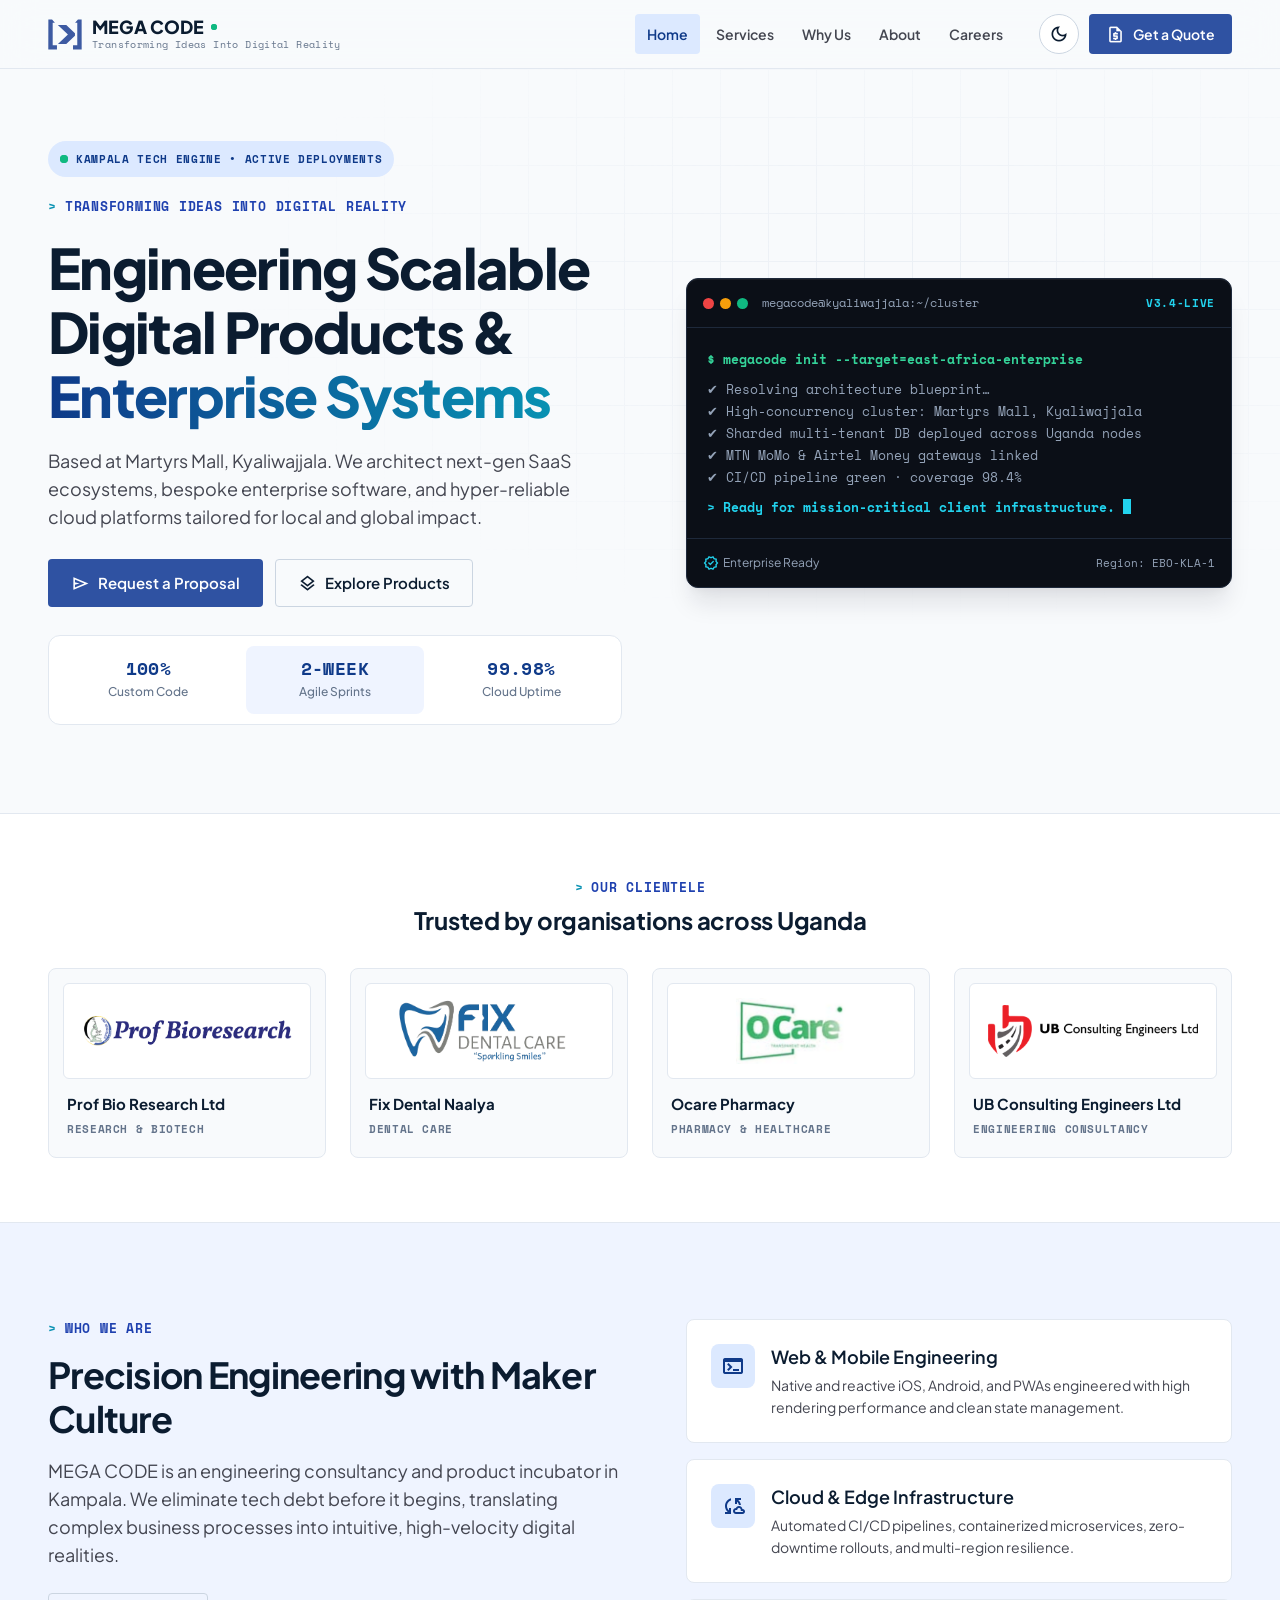
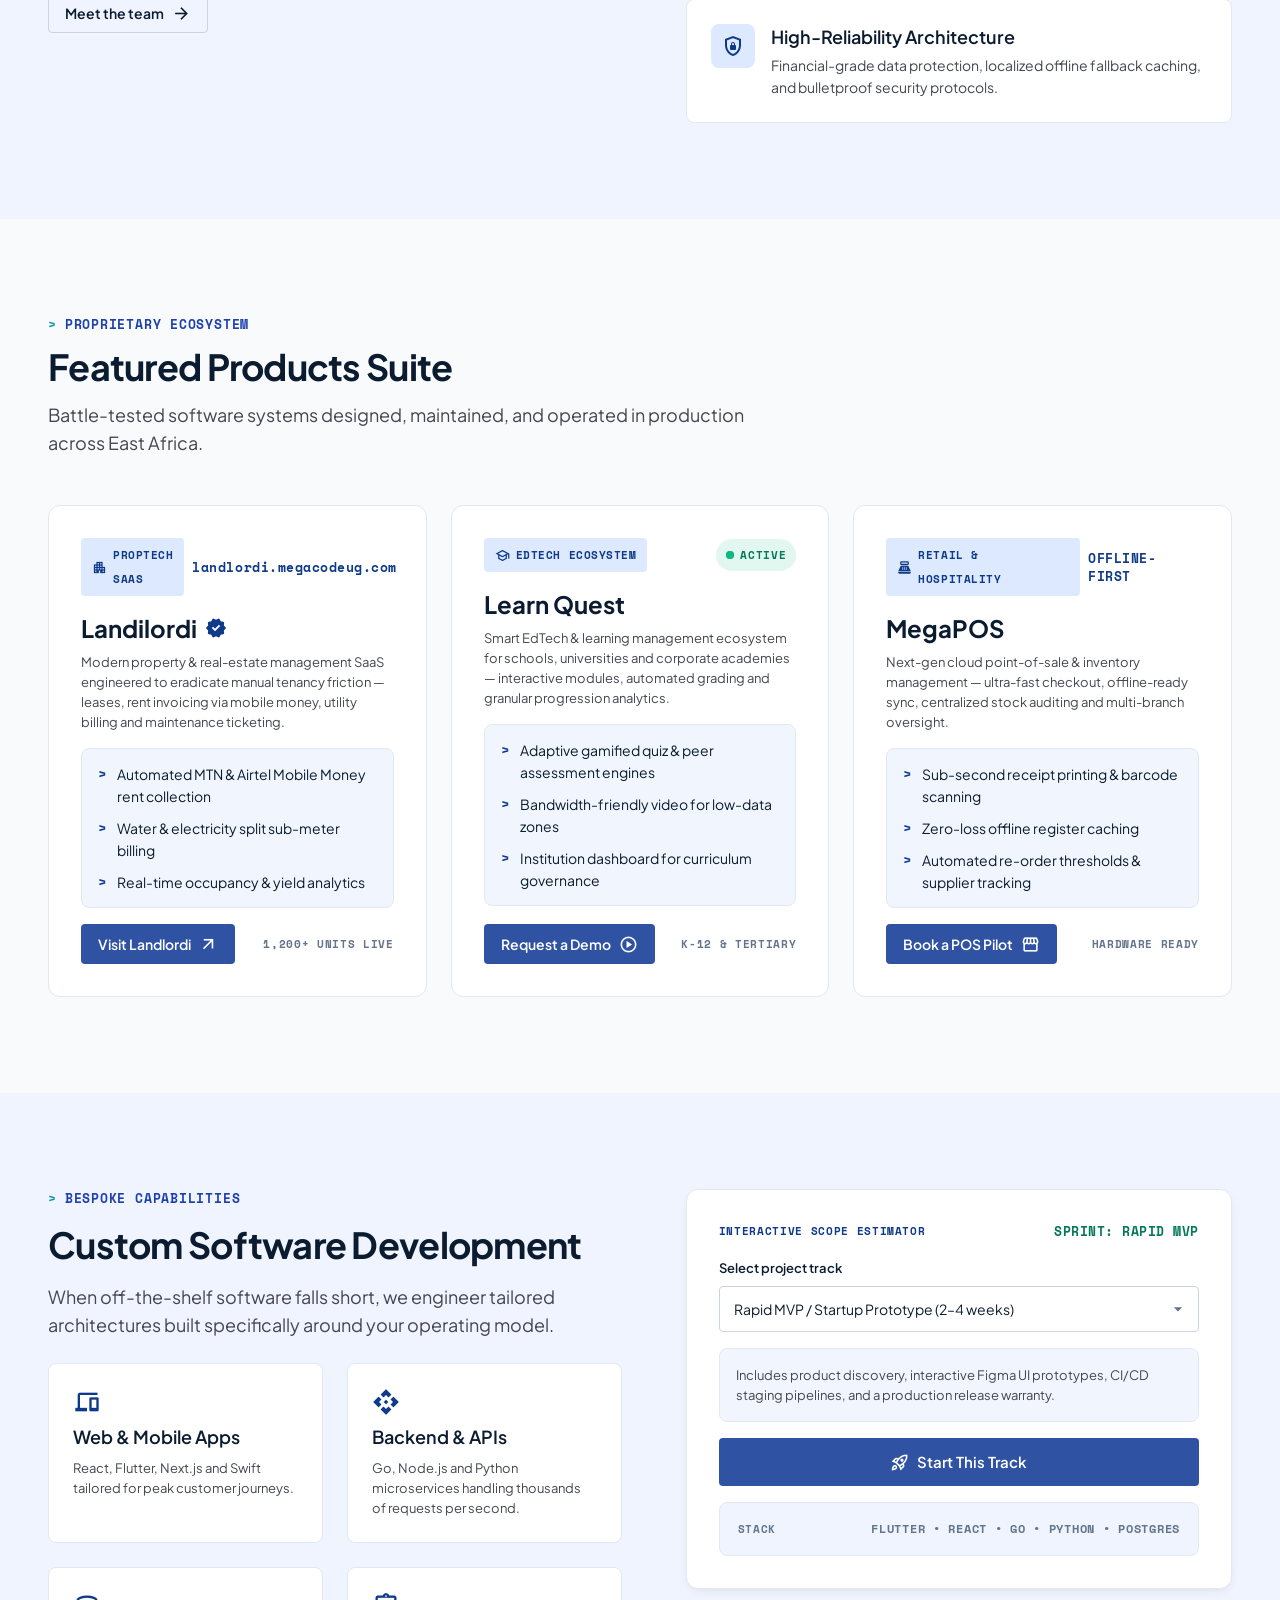
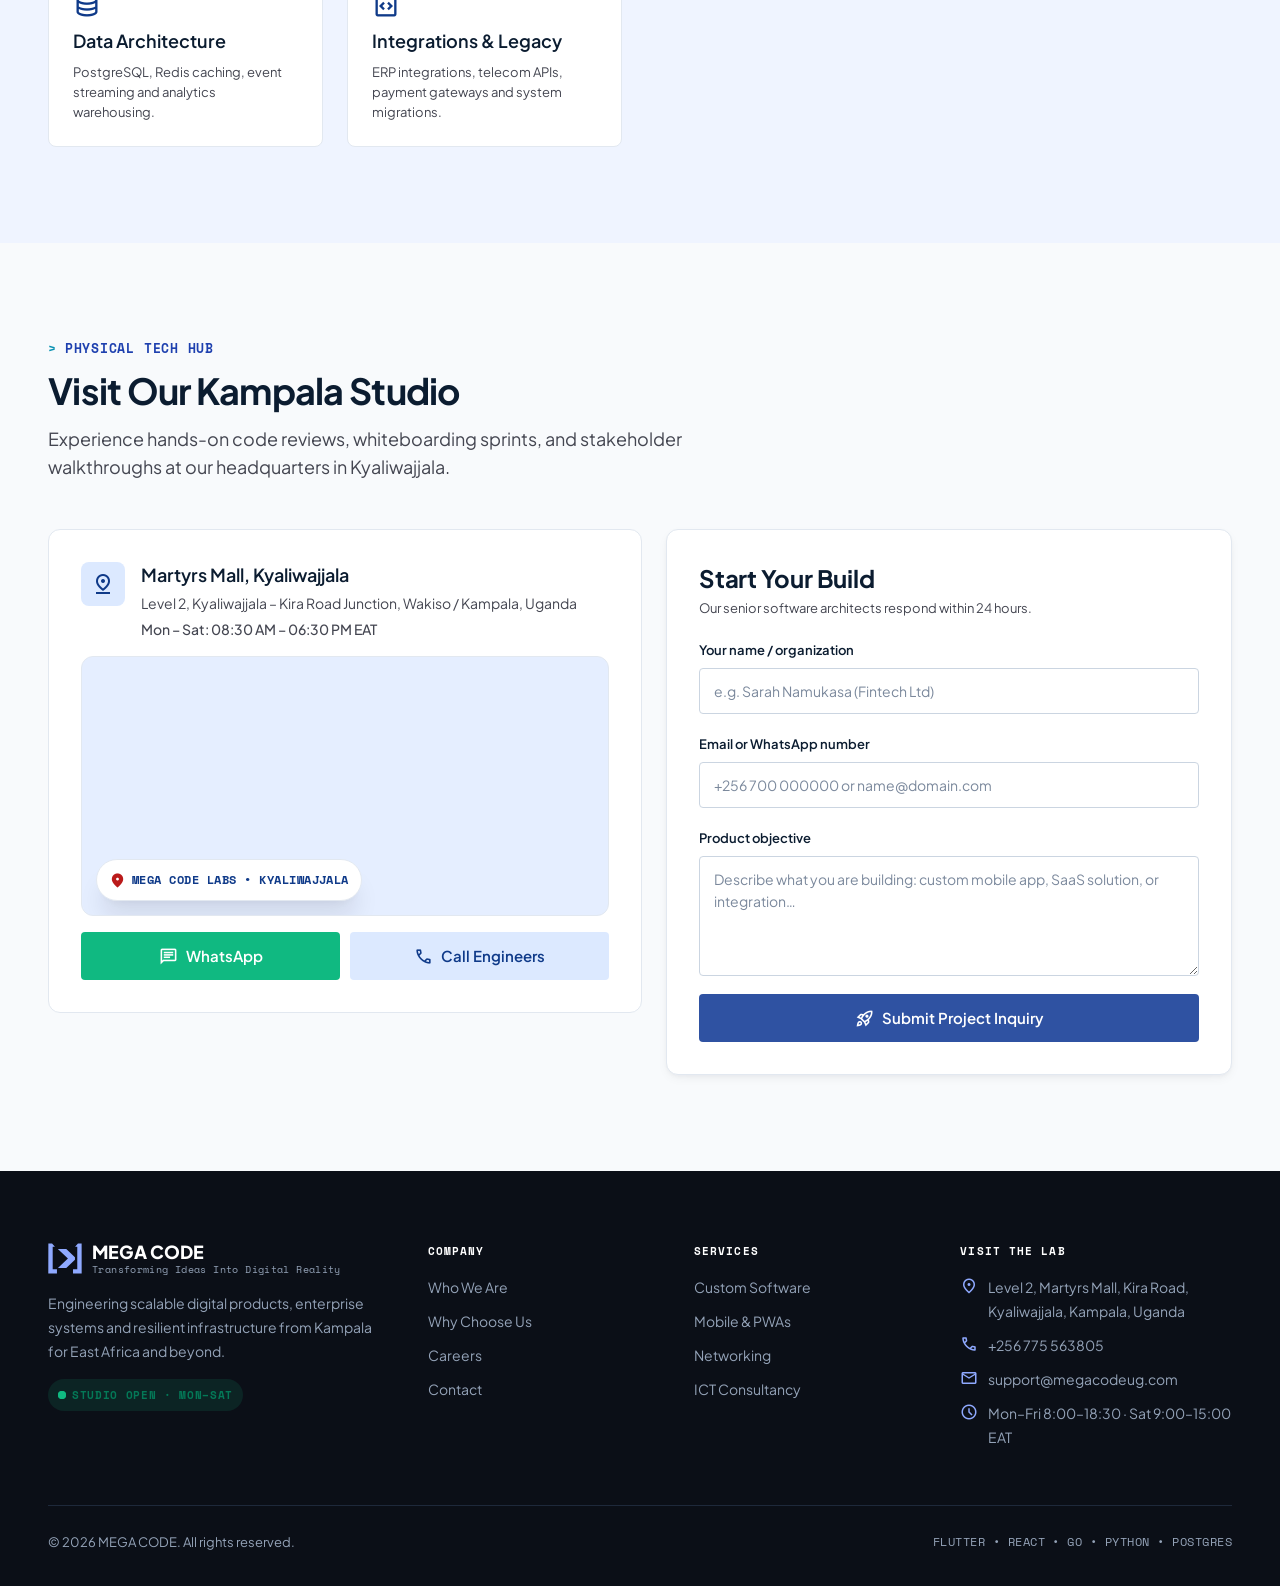
<file: index.html>
<!DOCTYPE html>
<html lang="en" class="no-js">
<head>
<meta charset="utf-8">
<meta name="viewport" content="width=device-width, initial-scale=1, viewport-fit=cover">
<title>Software Development Company in Kampala, Uganda | MEGA CODE</title>
<meta name="description" content="Software development company in Kampala, Uganda. Custom software, mobile apps, SaaS and network infrastructure from Martyrs Mall, Kyaliwajjala.">
<meta name="theme-color" content="#F8FAFC">
<meta property="og:title" content="Software Development Company in Kampala, Uganda | MEGA CODE">
<meta property="og:description" content="Software development company in Kampala, Uganda. Custom software, mobile apps, SaaS and network infrastructure from Martyrs Mall, Kyaliwajjala.">
<meta property="og:type" content="website">
<meta property="og:url" content="https://megacodeug.com/">
<meta property="og:image" content="https://megacodeug.com/assets/img/og-image.png">
<meta property="og:image:width" content="1200">
<meta property="og:image:height" content="630">
<meta property="og:image:alt" content="MEGA CODE — software, mobile apps and network infrastructure built in Kampala">
<meta property="og:site_name" content="MEGA CODE">
<meta name="twitter:card" content="summary_large_image">
<meta name="twitter:title" content="Software Development Company in Kampala, Uganda | MEGA CODE">
<meta name="twitter:description" content="Software development company in Kampala, Uganda. Custom software, mobile apps, SaaS and network infrastructure from Martyrs Mall, Kyaliwajjala.">
<meta name="twitter:image" content="https://megacodeug.com/assets/img/og-image.png">
<meta name="robots" content="index, follow, max-image-preview:large">
<meta name="geo.region" content="UG">
<meta name="geo.placename" content="Kyaliwajjala, Kampala">
<meta name="geo.position" content="0.3846;32.6517">
<meta name="ICBM" content="0.3846, 32.6517">
<link rel="canonical" href="https://megacodeug.com/">
<link rel="sitemap" type="application/xml" href="sitemap.xml">
<link rel="icon" href="favicon.ico" sizes="any">
<link rel="icon" href="assets/img/favicon.svg" type="image/svg+xml">
<link rel="apple-touch-icon" href="assets/img/apple-touch-icon.png">
<link rel="manifest" href="site.webmanifest">
<script>
  /* apply saved / system theme before paint to avoid a flash */
  (function () {
    try {
      var t = localStorage.getItem("megacode-theme");
      if (!t) t = window.matchMedia("(prefers-color-scheme: dark)").matches ? "dark" : "light";
      document.documentElement.setAttribute("data-theme", t);
    } catch (e) {}
  })();
</script>
<link rel="preconnect" href="https://fonts.googleapis.com">
<link rel="preconnect" href="https://fonts.gstatic.com" crossorigin>
<link href="https://fonts.googleapis.com/css2?family=Plus+Jakarta+Sans:wght@400;500;600;700;800&family=Space+Mono:wght@400;700&display=swap" rel="stylesheet">
<link href="https://fonts.googleapis.com/css2?family=Material+Symbols+Outlined:opsz,wght,FILL,GRAD@24,400,0..1,0&icon_names=analytics,apartment,api,arrow_forward,arrow_outward,assignment_turned_in,badge,bolt,call,chat,check,check_circle,close,cloud_off,cloud_sync,code,code_blocks,coffee,contactless,corporate_fare,dark_mode,database,description,developer_mode,devices,directions,dns,expand_more,forum,group_add,groups,handshake,help_center,hub,integration_instructions,layers,light_mode,link,location_on,lock,mail,mark_email_read,memory,offline_pin,payments,person,phone,phone_iphone,pin_drop,play_circle,point_of_sale,precision_manufacturing,psychology,remove,request_quote,rocket_launch,router,schedule,school,security,send,shield_lock,signal_cellular_alt_1_bar,smartphone,south,sprint,star,storefront,terminal,trending_up,verified,verified_user,visibility,work,workspace_premium&display=block" rel="stylesheet">
<link rel="stylesheet" href="assets/css/styles.css">
<script type="application/ld+json">
{
 "@context": "https://schema.org",
 "@graph": [
  {
   "@type": [
    "Organization",
    "ProfessionalService"
   ],
   "@id": "https://megacodeug.com/#organization",
   "name": "MEGA CODE",
   "alternateName": "MEGA CODE Uganda",
   "slogan": "Transforming Ideas Into Digital Reality",
   "url": "https://megacodeug.com/",
   "logo": "https://megacodeug.com/assets/img/icon-512.png",
   "image": "https://megacodeug.com/assets/img/og-image.png",
   "description": "Software development company in Kampala, Uganda. Custom software, mobile apps, SaaS and network infrastructure from Martyrs Mall, Kyaliwajjala.",
   "email": "support@megacodeug.com",
   "telephone": "+256775563805",
   "priceRange": "$$",
   "address": {
    "@type": "PostalAddress",
    "streetAddress": "Level 2, Martyrs Mall, Kira Road",
    "addressLocality": "Kyaliwajjala",
    "addressRegion": "Wakiso / Kampala",
    "addressCountry": "UG"
   },
   "geo": {
    "@type": "GeoCoordinates",
    "latitude": 0.3846,
    "longitude": 32.6517
   },
   "hasMap": "https://www.google.com/maps/search/?api=1&query=Martyrs+Mall+Kyaliwajjala",
   "openingHoursSpecification": [
    {
     "@type": "OpeningHoursSpecification",
     "dayOfWeek": [
      "Monday",
      "Tuesday",
      "Wednesday",
      "Thursday",
      "Friday"
     ],
     "opens": "08:00",
     "closes": "18:30"
    },
    {
     "@type": "OpeningHoursSpecification",
     "dayOfWeek": "Saturday",
     "opens": "09:00",
     "closes": "15:00"
    }
   ],
   "areaServed": [
    {
     "@type": "Country",
     "name": "Uganda"
    },
    {
     "@type": "Place",
     "name": "East Africa"
    }
   ],
   "contactPoint": [
    {
     "@type": "ContactPoint",
     "contactType": "customer support",
     "telephone": "+256775563805",
     "email": "support@megacodeug.com",
     "areaServed": "UG",
     "availableLanguage": [
      "English"
     ]
    }
   ],
   "knowsAbout": [
    "Custom software development",
    "Mobile app development",
    "SaaS",
    "Mobile Money integration",
    "Network infrastructure",
    "Structured cabling",
    "ICT consultancy",
    "Cloud infrastructure"
   ],
   "hasOfferCatalog": {
    "@type": "OfferCatalog",
    "name": "Technology services",
    "itemListElement": [
     {
      "@type": "Offer",
      "itemOffered": {
       "@type": "Service",
       "name": "Custom Software Development",
       "url": "https://megacodeug.com/services.html#software"
      }
     },
     {
      "@type": "Offer",
      "itemOffered": {
       "@type": "Service",
       "name": "Mobile & Cross-Platform App Development",
       "url": "https://megacodeug.com/services.html#mobile"
      }
     },
     {
      "@type": "Offer",
      "itemOffered": {
       "@type": "Service",
       "name": "Networking & Infrastructure",
       "url": "https://megacodeug.com/services.html#networking"
      }
     },
     {
      "@type": "Offer",
      "itemOffered": {
       "@type": "Service",
       "name": "ICT Consultancy & Advisory",
       "url": "https://megacodeug.com/services.html#advisory"
      }
     }
    ]
   }
  },
  {
   "@type": "WebSite",
   "@id": "https://megacodeug.com/#website",
   "url": "https://megacodeug.com/",
   "name": "MEGA CODE",
   "publisher": {
    "@id": "https://megacodeug.com/#organization"
   },
   "inLanguage": "en"
  },
  {
   "@type": "WebPage",
   "@id": "https://megacodeug.com/#webpage",
   "url": "https://megacodeug.com/",
   "name": "Software Development Company in Kampala, Uganda | MEGA CODE",
   "description": "Software development company in Kampala, Uganda. Custom software, mobile apps, SaaS and network infrastructure from Martyrs Mall, Kyaliwajjala.",
   "isPartOf": {
    "@id": "https://megacodeug.com/#website"
   },
   "about": {
    "@id": "https://megacodeug.com/#organization"
   },
   "inLanguage": "en",
   "primaryImageOfPage": "https://megacodeug.com/assets/img/og-image.png"
  }
 ]
}
</script>
</head>
<body>
<a class="skip-link" href="#main">Skip to content</a>
<header class="site-header">
  <div class="container">
    <a class="brand" href="index.html" aria-label="MEGA CODE home">
      <svg class="brand-mark" viewBox="330 190 942 846" aria-hidden="true" focusable="false"><g fill="var(--logo, #3D5AA2)"><polygon points="340,198 442,198 522,287 460,290 460,908 578,908 578,1028 338,1028"/><polygon points="1262,198 1160,198 1080,287 1141,290 1141,908 1023,908 1023,1028 1263,1028"/><polygon points="602,352 836,353 1077,578 1077,651 836,876 605,874 882,615"/></g></svg>
      <span class="brand-text">
        <span class="brand-name">MEGA CODE <span class="live-dot" aria-hidden="true"></span></span>
        <span class="brand-tag">Transforming Ideas Into Digital Reality</span>
      </span>
    </a>
    <nav class="main-nav" aria-label="Primary">
        <a href="index.html" aria-current="page">Home</a>
        <a href="services.html">Services</a>
        <a href="why-us.html">Why Us</a>
        <a href="about.html">About</a>
        <a href="careers.html">Careers</a>
    </nav>
    <div class="header-actions">
      <button class="theme-toggle" type="button" aria-label="Switch theme">
        <span class="material-symbols-outlined icon-light" aria-hidden="true">dark_mode</span>
        <span class="material-symbols-outlined icon-dark" aria-hidden="true">light_mode</span>
      </button>
      <a class="btn btn-primary btn-sm" href="contact.html#brief"><span class="material-symbols-outlined" aria-hidden="true">request_quote</span><span class="header-cta-label">Get a Quote</span></a>
    </div>
  </div>
</header>
<main id="main">
<!-- HERO -->
<section class="hero">
  <div class="container split">
    <div class="hero-copy">
      <span class="pill" style="align-self:flex-start"><span class="live-dot"></span> Kampala Tech Engine • Active Deployments</span>
      <p class="eyebrow">Transforming ideas into digital reality</p>
      <h1 class="display">Engineering Scalable Digital Products &amp; <span class="gradient-text">Enterprise Systems</span></h1>
      <p class="lead">Based at Martyrs Mall, Kyaliwajjala. We architect next-gen SaaS ecosystems, bespoke enterprise software, and hyper-reliable cloud platforms tailored for local and global impact.</p>
      <div class="hero-actions">
        <a class="btn btn-primary" href="#inquiry"><span class="material-symbols-outlined" aria-hidden="true">send</span>Request a Proposal</a>
        <a class="btn btn-ghost" href="#products"><span class="material-symbols-outlined" aria-hidden="true">layers</span>Explore Products</a>
      </div>
      <div class="stats mt-sm" role="list">
        <div class="stat" role="listitem"><span class="stat-value">100%</span><span class="stat-label">Custom Code</span></div>
        <div class="stat" role="listitem"><span class="stat-value">2-WEEK</span><span class="stat-label">Agile Sprints</span></div>
        <div class="stat" role="listitem"><span class="stat-value">99.98%</span><span class="stat-label">Cloud Uptime</span></div>
      </div>
    </div>

    <div class="terminal reveal" aria-label="Deployment terminal illustration">
      <div class="terminal-bar">
        <div class="terminal-dots"><i></i><i></i><i></i><span class="terminal-path">megacode@kyaliwajjala:~/cluster</span></div>
        <span class="badge-label" style="color:#22D3EE">v3.4-live</span>
      </div>
      <div class="terminal-body">
        <p class="cmd">$ megacode init --target=east-africa-enterprise</p>
        <p class="ok" style="margin-top:8px">✔ Resolving architecture blueprint…</p>
        <p class="ok">✔ High-concurrency cluster: Martyrs Mall, Kyaliwajjala</p>
        <p class="ok">✔ Sharded multi-tenant DB deployed across Uganda nodes</p>
        <p class="ok">✔ MTN MoMo &amp; Airtel Money gateways linked</p>
        <p class="ok">✔ CI/CD pipeline green · coverage 98.4%</p>
        <p class="hl" style="margin-top:8px">&gt; Ready for mission-critical client infrastructure. <span class="cursor"></span></p>
      </div>
      <div class="terminal-foot">
        <span class="row gap-xs"><span class="material-symbols-outlined" aria-hidden="true">verified</span> Enterprise Ready</span>
        <span class="mono" style="font-size:11px">Region: EBO-KLA-1</span>
      </div>
    </div>
  </div>
</section>

<!-- CLIENTELE -->
<!-- To use real logos: save each file in assets/img/clients/ with the name in its <img src>.
     A logo appears automatically once the file exists; until then the lettered badge is shown. -->
<section class="section-sm clientele" aria-labelledby="clients-title">
  <div class="container">
    <div class="clientele-head reveal">
      <p class="eyebrow">Our clientele</p>
      <h2 class="h3" id="clients-title">Trusted by organisations across Uganda</h2>
    </div>
    <ul class="client-grid" role="list">
      <li class="client reveal">
        <div class="client-logo">
          <img src="assets/img/clients/prof-bio-research.png" width="615" height="86" alt="Prof Bio Research Ltd logo" decoding="async" onload="this.closest('.client').classList.add('has-logo')" onerror="this.remove()">
          <span class="client-badge" aria-hidden="true">PB</span>
        </div>
        <div class="client-text"><strong>Prof Bio Research Ltd</strong><span>Research &amp; Biotech</span></div>
      </li>
      <li class="client reveal">
        <div class="client-logo">
          <img src="assets/img/clients/fix-dental-naalya.png" width="497" height="178" alt="Fix Dental Naalya logo" decoding="async" onload="this.closest('.client').classList.add('has-logo')" onerror="this.remove()">
          <span class="client-badge" aria-hidden="true">FD</span>
        </div>
        <div class="client-text"><strong>Fix Dental Naalya</strong><span>Dental Care</span></div>
      </li>
      <li class="client reveal">
        <div class="client-logo">
          <img src="assets/img/clients/ocare-pharmacy-logo.png" width="460" height="276" alt="Ocare Pharmacy logo" decoding="async" onload="this.closest('.client').classList.add('has-logo')" onerror="this.remove()">
          <span class="client-badge" aria-hidden="true">OC</span>
        </div>
        <div class="client-text"><strong>Ocare Pharmacy</strong><span>Pharmacy &amp; Healthcare</span></div>
      </li>
      <li class="client reveal">
        <div class="client-logo">
          <img src="assets/img/clients/ub-consulting-engineers-logo.png" width="640" height="156" alt="UB Consulting Engineers Ltd logo" decoding="async" onload="this.closest('.client').classList.add('has-logo')" onerror="this.remove()">
          <span class="client-badge" aria-hidden="true">UB</span>
        </div>
        <div class="client-text"><strong>UB Consulting Engineers Ltd</strong><span>Engineering Consultancy</span></div>
      </li>
    </ul>
  </div>
</section>

<!-- WHO WE ARE -->
<section class="section section-alt">
  <div class="container split split-top">
    <div class="stack gap-md reveal">
      <p class="eyebrow">Who we are</p>
      <h2 class="h2">Precision Engineering with Maker Culture</h2>
      <p class="lead">MEGA CODE is an engineering consultancy and product incubator in Kampala. We eliminate tech debt before it begins, translating complex business processes into intuitive, high-velocity digital realities.</p>
      <div class="row gap-sm mt-sm"><a class="btn btn-ghost btn-sm" href="about.html">Meet the team <span class="material-symbols-outlined" aria-hidden="true">arrow_forward</span></a></div>
    </div>
    <div class="stack gap-md">
      <div class="card card-hover feature reveal">
        <span class="icon-tile"><span class="material-symbols-outlined" aria-hidden="true">terminal</span></span>
        <div><h3>Web &amp; Mobile Engineering</h3><p>Native and reactive iOS, Android, and PWAs engineered with high rendering performance and clean state management.</p></div>
      </div>
      <div class="card card-hover feature reveal">
        <span class="icon-tile"><span class="material-symbols-outlined" aria-hidden="true">cloud_sync</span></span>
        <div><h3>Cloud &amp; Edge Infrastructure</h3><p>Automated CI/CD pipelines, containerized microservices, zero-downtime rollouts, and multi-region resilience.</p></div>
      </div>
      <div class="card card-hover feature reveal">
        <span class="icon-tile"><span class="material-symbols-outlined" aria-hidden="true">shield_lock</span></span>
        <div><h3>High-Reliability Architecture</h3><p>Financial-grade data protection, localized offline fallback caching, and bulletproof security protocols.</p></div>
      </div>
    </div>
  </div>
</section>

<!-- PRODUCTS -->
<section class="section" id="products">
  <div class="container">
    <div class="section-head reveal">
      <p class="eyebrow">Proprietary ecosystem</p>
      <h2 class="h2">Featured Products Suite</h2>
      <p class="lead">Battle-tested software systems designed, maintained, and operated in production across East Africa.</p>
    </div>
    <div class="grid g-3">
      <article class="card card-lg card-hover product reveal">
        <div class="product-head">
          <span class="tag tag-brand"><span class="material-symbols-outlined" style="font-size:15px" aria-hidden="true">apartment</span>PROPTECH SAAS</span>
          <span class="code-label text-brand">landlordi.megacodeug.com</span>
        </div>
        <div class="stack gap-sm">
          <h3>Landilordi <span class="material-symbols-outlined icon-fill text-brand" style="font-size:22px" aria-hidden="true">verified</span></h3>
          <p class="small">Modern property &amp; real-estate management SaaS engineered to eradicate manual tenancy friction — leases, rent invoicing via mobile money, utility billing and maintenance ticketing.</p>
        </div>
        <ul class="term-list">
          <li>Automated MTN &amp; Airtel Mobile Money rent collection</li>
          <li>Water &amp; electricity split sub-meter billing</li>
          <li>Real-time occupancy &amp; yield analytics</li>
        </ul>
        <div class="product-foot">
          <a class="btn btn-primary btn-sm" href="https://landlordi.megacodeug.com" target="_blank" rel="noopener noreferrer">Visit Landlordi <span class="material-symbols-outlined" aria-hidden="true">arrow_outward</span></a>
          <span class="badge-label" style="color:var(--text-subtle)">1,200+ Units Live</span>
        </div>
      </article>

      <article class="card card-lg card-hover product reveal">
        <div class="product-head">
          <span class="tag tag-brand"><span class="material-symbols-outlined" style="font-size:15px" aria-hidden="true">school</span>EDTECH ECOSYSTEM</span>
          <span class="status"><span class="live-dot"></span>Active</span>
        </div>
        <div class="stack gap-sm">
          <h3>Learn Quest</h3>
          <p class="small">Smart EdTech &amp; learning management ecosystem for schools, universities and corporate academies — interactive modules, automated grading and granular progression analytics.</p>
        </div>
        <ul class="term-list">
          <li>Adaptive gamified quiz &amp; peer assessment engines</li>
          <li>Bandwidth-friendly video for low-data zones</li>
          <li>Institution dashboard for curriculum governance</li>
        </ul>
        <div class="product-foot">
          <a class="btn btn-primary btn-sm" href="contact.html#brief">Request a Demo <span class="material-symbols-outlined" aria-hidden="true">play_circle</span></a>
          <span class="badge-label" style="color:var(--text-subtle)">K-12 &amp; Tertiary</span>
        </div>
      </article>

      <article class="card card-lg card-hover product reveal">
        <div class="product-head">
          <span class="tag tag-brand"><span class="material-symbols-outlined" style="font-size:15px" aria-hidden="true">point_of_sale</span>RETAIL &amp; HOSPITALITY</span>
          <span class="code-label text-brand">OFFLINE-FIRST</span>
        </div>
        <div class="stack gap-sm">
          <h3>MegaPOS</h3>
          <p class="small">Next-gen cloud point-of-sale &amp; inventory management — ultra-fast checkout, offline-ready sync, centralized stock auditing and multi-branch oversight.</p>
        </div>
        <ul class="term-list">
          <li>Sub-second receipt printing &amp; barcode scanning</li>
          <li>Zero-loss offline register caching</li>
          <li>Automated re-order thresholds &amp; supplier tracking</li>
        </ul>
        <div class="product-foot">
          <a class="btn btn-primary btn-sm" href="contact.html#brief">Book a POS Pilot <span class="material-symbols-outlined" aria-hidden="true">storefront</span></a>
          <span class="badge-label" style="color:var(--text-subtle)">Hardware Ready</span>
        </div>
      </article>
    </div>
  </div>
</section>

<!-- CUSTOM SOFTWARE -->
<section class="section section-alt">
  <div class="container split split-top">
    <div class="stack gap-lg">
      <div class="stack gap-md reveal">
        <p class="eyebrow">Bespoke capabilities</p>
        <h2 class="h2">Custom Software Development</h2>
        <p class="lead">When off-the-shelf software falls short, we engineer tailored architectures built specifically around your operating model.</p>
      </div>
      <div class="grid g-2 keep-m">
        <div class="card stack gap-sm reveal"><span class="material-symbols-outlined text-brand" style="font-size:28px" aria-hidden="true">devices</span><h3 class="h4">Web &amp; Mobile Apps</h3><p class="small">React, Flutter, Next.js and Swift tailored for peak customer journeys.</p></div>
        <div class="card stack gap-sm reveal"><span class="material-symbols-outlined text-brand" style="font-size:28px" aria-hidden="true">api</span><h3 class="h4">Backend &amp; APIs</h3><p class="small">Go, Node.js and Python microservices handling thousands of requests per second.</p></div>
        <div class="card stack gap-sm reveal"><span class="material-symbols-outlined text-brand" style="font-size:28px" aria-hidden="true">database</span><h3 class="h4">Data Architecture</h3><p class="small">PostgreSQL, Redis caching, event streaming and analytics warehousing.</p></div>
        <div class="card stack gap-sm reveal"><span class="material-symbols-outlined text-brand" style="font-size:28px" aria-hidden="true">integration_instructions</span><h3 class="h4">Integrations &amp; Legacy</h3><p class="small">ERP integrations, telecom APIs, payment gateways and system migrations.</p></div>
      </div>
    </div>

    <div class="card card-lg card-elevated stack gap-md reveal" style="position:sticky;top:96px">
      <div class="row between gap-sm">
        <span class="badge-label text-brand">Interactive Scope Estimator</span>
        <span class="code-label text-success" id="tier-badge">SPRINT: RAPID MVP</span>
      </div>
      <div class="field">
        <label for="project-type">Select project track</label>
        <select class="select" id="project-type">
          <option value="mvp">Rapid MVP / Startup Prototype (2–4 weeks)</option>
          <option value="saas">Full-Stack SaaS Platform (6–10 weeks)</option>
          <option value="enterprise">Enterprise Systems &amp; Microservices (12+ weeks)</option>
        </select>
      </div>
      <div class="card-sub small" id="estimator-details" aria-live="polite">Includes product discovery, interactive Figma UI prototypes, CI/CD staging pipelines, and a production release warranty.</div>
      <a class="btn btn-primary btn-block" href="contact.html#brief"><span class="material-symbols-outlined" aria-hidden="true">rocket_launch</span>Start This Track</a>
      <div class="stack-strip"><span class="badge-label">Stack</span><span class="mono">FLUTTER • REACT • GO • PYTHON • POSTGRES</span></div>
    </div>
  </div>
</section>

<!-- STUDIO + INQUIRY -->
<section class="section" id="inquiry">
  <div class="container">
    <div class="section-head reveal">
      <p class="eyebrow">Physical tech hub</p>
      <h2 class="h2">Visit Our Kampala Studio</h2>
      <p class="lead">Experience hands-on code reviews, whiteboarding sprints, and stakeholder walkthroughs at our headquarters in Kyaliwajjala.</p>
    </div>
    <div class="split split-top" style="gap:var(--gutter)">
      <div class="card card-lg stack gap-md reveal">
        <div class="feature">
          <span class="icon-tile"><span class="material-symbols-outlined" aria-hidden="true">pin_drop</span></span>
          <div>
            <h3>Martyrs Mall, Kyaliwajjala</h3>
            <p>Level 2, Kyaliwajjala – Kira Road Junction, Wakiso / Kampala, Uganda</p>
            <p class="caption mt-sm">Mon – Sat: 08:30 AM – 06:30 PM EAT</p>
          </div>
        </div>
        <div class="map-frame" style="height:260px">
          <iframe title="Map: Martyrs Mall, Kyaliwajjala" loading="lazy" referrerpolicy="no-referrer-when-downgrade" src="https://www.openstreetmap.org/export/embed.html?bbox=32.6380%2C0.3770%2C32.6650%2C0.3925&amp;layer=mapnik&amp;marker=0.3846%2C32.6517"></iframe>
          <span class="map-pin"><span class="material-symbols-outlined icon-fill" aria-hidden="true">location_on</span>MEGA CODE LABS • KYALIWAJJALA</span>
        </div>
        <div class="grid g-2 keep-m" style="gap:10px">
          <a class="btn btn-whatsapp" href="https://wa.me/256775563805" target="_blank" rel="noopener noreferrer"><span class="material-symbols-outlined" aria-hidden="true">chat</span>WhatsApp</a>
          <a class="btn btn-soft" href="tel:+256775563805"><span class="material-symbols-outlined" aria-hidden="true">call</span>Call Engineers</a>
        </div>
      </div>

      <div class="card card-lg card-elevated reveal">
        <div class="stack gap-xs" style="margin-bottom:20px">
          <h3 class="h3">Start Your Build</h3>
          <p class="small">Our senior software architects respond within 24 hours.</p>
        </div>
        <form class="form" data-success="home-success" novalidate>
          <div class="field">
            <label for="h-name">Your name / organization</label>
            <input class="input" id="h-name" name="name" type="text" placeholder="e.g. Sarah Namukasa (Fintech Ltd)" required autocomplete="name">
          </div>
          <div class="field">
            <label for="h-contact">Email or WhatsApp number</label>
            <input class="input" id="h-contact" name="contact" type="text" placeholder="+256 700 000000 or name@domain.com" required>
          </div>
          <div class="field">
            <label for="h-goal">Product objective</label>
            <textarea class="textarea" id="h-goal" name="objective" rows="4" placeholder="Describe what you are building: custom mobile app, SaaS solution, or integration…" required></textarea>
          </div>
          <button class="btn btn-primary btn-block" type="submit"><span class="material-symbols-outlined" aria-hidden="true">rocket_launch</span>Submit Project Inquiry</button>
        </form>
        <div class="success-state" id="home-success" role="status">
          <span class="material-symbols-outlined icon-fill" aria-hidden="true">check_circle</span>
          <h3 class="h4">Specification Received</h3>
          <p class="small">Our engineering lead at Martyrs Mall will review your requirements and reach out within 24 hours.</p>
        </div>
      </div>
    </div>
  </div>
</section>
</main>
<footer class="site-footer">
  <div class="container">
    <div class="footer-grid">
      <div class="stack gap-md">
        <a class="brand" href="index.html" aria-label="MEGA CODE home" style="--logo:#8FA9FF">
          <svg class="brand-mark" viewBox="330 190 942 846" aria-hidden="true" focusable="false"><g fill="var(--logo, #3D5AA2)"><polygon points="340,198 442,198 522,287 460,290 460,908 578,908 578,1028 338,1028"/><polygon points="1262,198 1160,198 1080,287 1141,290 1141,908 1023,908 1023,1028 1263,1028"/><polygon points="602,352 836,353 1077,578 1077,651 836,876 605,874 882,615"/></g></svg>
          <span class="brand-text"><span class="brand-name">MEGA CODE</span><span class="brand-tag">Transforming Ideas Into Digital Reality</span></span>
        </a>
        <p style="font-size:14px;max-width:340px">Engineering scalable digital products, enterprise systems and resilient infrastructure from Kampala for East Africa and beyond.</p>
        <span class="status" style="align-self:flex-start"><span class="live-dot"></span> Studio open · Mon–Sat</span>
      </div>
      <div>
        <h2 class="footer-title">Company</h2>
        <ul>
          <li><a href="about.html">Who We Are</a></li>
          <li><a href="why-us.html">Why Choose Us</a></li>
          <li><a href="careers.html">Careers</a></li>
          <li><a href="contact.html">Contact</a></li>
        </ul>
      </div>
      <div>
        <h2 class="footer-title">Services</h2>
        <ul>
          <li><a href="services.html#software">Custom Software</a></li>
          <li><a href="services.html#mobile">Mobile &amp; PWAs</a></li>
          <li><a href="services.html#networking">Networking</a></li>
          <li><a href="services.html#advisory">ICT Consultancy</a></li>
        </ul>
      </div>
      <div>
        <h2 class="footer-title">Visit the Lab</h2>
        <ul class="footer-contact">
          <li><span class="material-symbols-outlined" aria-hidden="true">location_on</span><span>Level 2, Martyrs Mall, Kira Road, Kyaliwajjala, Kampala, Uganda</span></li>
          <li><span class="material-symbols-outlined" aria-hidden="true">call</span><a href="tel:+256775563805">+256 775 563805</a></li>
          <li><span class="material-symbols-outlined" aria-hidden="true">mail</span><a href="mailto:support@megacodeug.com">support@megacodeug.com</a></li>
          <li><span class="material-symbols-outlined" aria-hidden="true">schedule</span><span>Mon–Fri 8:00–18:30 · Sat 9:00–15:00 EAT</span></li>
        </ul>
      </div>
    </div>
    <div class="footer-bottom">
      <span>&copy; <span data-year>2026</span> MEGA CODE. All rights reserved.</span>
      <span class="mono">FLUTTER • REACT • GO • PYTHON • POSTGRES</span>
    </div>
  </div>
</footer>
<nav class="bottom-nav" aria-label="Mobile">
  <ul>
    <li><a href="index.html" aria-current="page"><span class="material-symbols-outlined" aria-hidden="true">terminal</span>Home</a></li>
    <li><a href="services.html"><span class="material-symbols-outlined" aria-hidden="true">developer_mode</span>Services</a></li>
    <li><a href="why-us.html"><span class="material-symbols-outlined" aria-hidden="true">verified</span>Why Us</a></li>
    <li><a href="about.html"><span class="material-symbols-outlined" aria-hidden="true">groups</span>About</a></li>
    <li><a href="careers.html"><span class="material-symbols-outlined" aria-hidden="true">work</span>Careers</a></li>
    <li><a href="contact.html"><span class="material-symbols-outlined" aria-hidden="true">forum</span>Contact</a></li>
  </ul>
</nav>
<script src="assets/js/main.js" defer></script>
</body>
</html>
</file>
<file: assets/css/styles.css>
/* =========================================================
   MEGA CODE — Precision Engineering Canvas
   Shared stylesheet · light + dark themes
   ========================================================= */

/* ---------- Design tokens: LIGHT (default) ---------- */
:root {
  color-scheme: light;
  --bg: #F8FAFC;
  --bg-alt: #EFF4FF;
  --bg-alt-2: #E5EEFF;
  --card: #FFFFFF;
  --card-sub: #F1F5FD;
  --border: #E2E8F0;
  --border-strong: #CBD5E1;
  --text: #0B1C30;
  --text-muted: #444651;
  --text-subtle: #64748B;

  --brand: #2F52A2;          /* button / fill */
  --brand-hover: #1E40AF;
  --brand-ink: #0F3A89;      /* brand-coloured text */
  --accent-ink: #1E40AF;     /* eyebrow labels */
  --cyan: #0891B2;
  --success: #10B981;
  --success-ink: #047857;
  --success-tint: rgba(16, 185, 129, .12);
  --error: #BA1A1A;
  --amber: #F59E0B;

  --chip-bg: #DCE9FF;
  --chip-ink: #0F3A89;
  --tag-bg: #F1F5F9;
  --tag-ink: #0F172A;

  --panel-dark: #0B0F17;     /* terminal / dark tech panels (both themes) */
  --panel-dark-2: #0F172A;
  --panel-dark-border: #1E293B;
  --panel-ink: #EAF1FF;
  --panel-muted: #94A3B8;

  --header-bg: rgba(248, 250, 252, .82);
  --shadow-1: 0 1px 2px rgba(15, 23, 42, .04);
  --shadow-2: 0 4px 12px -2px rgba(15, 23, 42, .06), 0 2px 4px -1px rgba(15, 23, 42, .04);
  --shadow-3: 0 20px 25px -5px rgba(15, 23, 42, .10), 0 8px 10px -6px rgba(15, 23, 42, .05);
  --focus-ring: 0 0 0 3px rgba(47, 82, 162, .18);
  --img-overlay: linear-gradient(180deg, rgba(11, 15, 23, 0) 30%, rgba(11, 15, 23, .85) 100%);

  --font-sans: "Plus Jakarta Sans", system-ui, -apple-system, "Segoe UI", sans-serif;
  --font-mono: "Space Mono", ui-monospace, SFMono-Regular, Menlo, monospace;

  --r-sm: 4px;
  --r-md: 6px;
  --r-lg: 8px;
  --r-xl: 12px;

  --gutter: 1.5rem;
  --edge: 3rem;
  --maxw: 1280px;
  --header-h: 68px;
  --logo: #3D5AA2;
}

/* ---------- Design tokens: DARK ---------- */
@media (prefers-color-scheme: dark) {
  :root:not([data-theme="light"]) {
    color-scheme: dark;
    --bg: #0B0F17;
    --bg-alt: #0E1420;
    --bg-alt-2: #121A2A;
    --card: #111827;
    --card-sub: #0C1322;
    --border: #1E293B;
    --border-strong: #334155;
    --text: #E6EDF7;
    --text-muted: #A9B4C6;
    --text-subtle: #8391A7;
    --brand: #3559B3;
    --brand-hover: #4169CF;
    --brand-ink: #B2C5FF;
    --accent-ink: #8FA9FF;
    --cyan: #22D3EE;
    --success-ink: #34D399;
    --success-tint: rgba(16, 185, 129, .14);
    --chip-bg: rgba(53, 89, 179, .24);
    --chip-ink: #C7D5FF;
    --tag-bg: #172033;
    --tag-ink: #D3DCEB;
    --panel-dark: #060910;
    --panel-dark-2: #0B1120;
    --panel-dark-border: #1E293B;
    --header-bg: rgba(11, 15, 23, .80);
    --logo: #7D98E0;
    --shadow-1: 0 1px 2px rgba(0, 0, 0, .3);
    --shadow-2: 0 6px 16px -4px rgba(0, 0, 0, .5);
    --shadow-3: 0 20px 30px -8px rgba(0, 0, 0, .6);
    --focus-ring: 0 0 0 3px rgba(143, 169, 255, .28);
  }
}
:root[data-theme="dark"] {
  color-scheme: dark;
  --logo: #7D98E0;
  --bg: #0B0F17;
  --bg-alt: #0E1420;
  --bg-alt-2: #121A2A;
  --card: #111827;
  --card-sub: #0C1322;
  --border: #1E293B;
  --border-strong: #334155;
  --text: #E6EDF7;
  --text-muted: #A9B4C6;
  --text-subtle: #8391A7;
  --brand: #3559B3;
  --brand-hover: #4169CF;
  --brand-ink: #B2C5FF;
  --accent-ink: #8FA9FF;
  --cyan: #22D3EE;
  --success-ink: #34D399;
  --success-tint: rgba(16, 185, 129, .14);
  --chip-bg: rgba(53, 89, 179, .24);
  --chip-ink: #C7D5FF;
  --tag-bg: #172033;
  --tag-ink: #D3DCEB;
  --panel-dark: #060910;
  --panel-dark-2: #0B1120;
  --panel-dark-border: #1E293B;
  --header-bg: rgba(11, 15, 23, .80);
  --shadow-1: 0 1px 2px rgba(0, 0, 0, .3);
  --shadow-2: 0 6px 16px -4px rgba(0, 0, 0, .5);
  --shadow-3: 0 20px 30px -8px rgba(0, 0, 0, .6);
  --focus-ring: 0 0 0 3px rgba(143, 169, 255, .28);
}

/* ---------- Base ---------- */
*, *::before, *::after { box-sizing: border-box; }
html { scroll-behavior: smooth; -webkit-text-size-adjust: 100%; scroll-padding-top: calc(var(--header-h) + 16px); }
body {
  margin: 0;
  background: var(--bg);
  color: var(--text);
  font-family: var(--font-sans);
  font-size: 15px;
  line-height: 24px;
  -webkit-font-smoothing: antialiased;
  overflow-x: hidden;
  transition: background-color .25s ease, color .25s ease;
}
img { max-width: 100%; display: block; }
a { color: inherit; text-decoration: none; }
button { font: inherit; color: inherit; }
h1, h2, h3, h4, p { margin: 0; }
::selection { background: #DAE2FF; color: #001848; }
:focus-visible { outline: 2px solid var(--brand); outline-offset: 2px; border-radius: 4px; }

.material-symbols-outlined {
  font-variation-settings: "FILL" 0, "wght" 400, "GRAD" 0, "opsz" 24;
  font-size: 20px; line-height: 1; vertical-align: middle;
  display: inline-block; width: 1em; height: 1em; overflow: hidden; white-space: nowrap;
  flex-shrink: 0; user-select: none;
}
.icon-fill { font-variation-settings: "FILL" 1, "wght" 400, "GRAD" 0, "opsz" 24; }

.skip-link {
  position: absolute; left: 16px; top: -48px; z-index: 100;
  background: var(--brand); color: #fff; padding: 8px 14px; border-radius: var(--r-sm);
}
.skip-link:focus { top: 12px; }

.container { width: 100%; max-width: var(--maxw); margin: 0 auto; padding: 0 var(--edge); }

/* ---------- Typography ---------- */
.display { font-size: 56px; line-height: 64px; font-weight: 800; letter-spacing: -.03em; }
.h1 { font-size: 44px; line-height: 52px; font-weight: 800; letter-spacing: -.025em; }
.h2 { font-size: 36px; line-height: 44px; font-weight: 700; letter-spacing: -.02em; }
.h3 { font-size: 24px; line-height: 32px; font-weight: 700; letter-spacing: -.01em; }
.h4 { font-size: 18px; line-height: 26px; font-weight: 600; }
.lead { font-size: 18px; line-height: 28px; color: var(--text-muted); }
.body { color: var(--text-muted); }
.small { font-size: 13px; line-height: 20px; color: var(--text-muted); }
.caption { font-size: 12px; line-height: 16px; font-weight: 500; color: var(--text-subtle); }
.mono { font-family: var(--font-mono); }
.code-label { font-family: var(--font-mono); font-size: 13px; line-height: 18px; font-weight: 700; letter-spacing: .04em; }
.badge-label { font-family: var(--font-mono); font-size: 11px; line-height: 14px; font-weight: 700; letter-spacing: .06em; text-transform: uppercase; }
.eyebrow {
  font-family: var(--font-mono); font-size: 13px; line-height: 18px; font-weight: 700;
  letter-spacing: .06em; text-transform: uppercase; color: var(--accent-ink);
  display: inline-flex; align-items: center; gap: 8px;
}
.eyebrow::before { content: ">"; color: var(--cyan); }
.eyebrow.no-caret::before { content: none; }
.text-brand { color: var(--brand-ink); }
.text-cyan { color: var(--cyan); }
.text-success { color: var(--success-ink); }
.text-muted { color: var(--text-muted); }
.gradient-text {
  background: linear-gradient(90deg, var(--brand-ink), var(--cyan));
  -webkit-background-clip: text; background-clip: text; color: transparent;
}

/* ---------- Header ---------- */
.site-header {
  position: sticky; top: 0; z-index: 50;
  background: var(--header-bg);
  backdrop-filter: blur(16px) saturate(140%);
  -webkit-backdrop-filter: blur(16px) saturate(140%);
  border-bottom: 1px solid var(--border);
}
.site-header .container { height: var(--header-h); display: flex; align-items: center; gap: 24px; }
.brand { display: flex; align-items: center; gap: 10px; flex-shrink: 0; }
.brand-mark { width: 34px; height: 31px; }
.brand-text { display: flex; flex-direction: column; line-height: 1; }
.brand-name { font-weight: 800; font-size: 18px; letter-spacing: .01em; color: var(--text); display: flex; align-items: center; gap: 6px; }
.brand-name .live-dot { width: 6px; height: 6px; }
.brand-tag { font-family: var(--font-mono); font-size: 9.5px; letter-spacing: .04em; color: var(--text-subtle); margin-top: 4px; }

.main-nav { display: flex; align-items: center; gap: 4px; margin-left: auto; }
.main-nav a {
  font-size: 14px; font-weight: 600; color: var(--text-muted);
  padding: 8px 12px; border-radius: var(--r-sm); transition: color .15s, background-color .15s;
}
.main-nav a:hover { color: var(--text); background: var(--bg-alt); }
.main-nav a[aria-current="page"] { color: var(--brand-ink); background: var(--chip-bg); }
.header-actions { display: flex; align-items: center; gap: 10px; }

.theme-toggle {
  width: 40px; height: 40px; border-radius: 999px; border: 1px solid var(--border-strong);
  background: var(--card); color: var(--text); cursor: pointer;
  display: inline-flex; align-items: center; justify-content: center;
  transition: border-color .15s, background-color .15s, transform .15s;
}
.theme-toggle:hover { border-color: var(--brand); }
.theme-toggle:active { transform: scale(.94); }
.theme-toggle .icon-dark, :root[data-theme="dark"] .theme-toggle .icon-light { display: none; }
:root[data-theme="dark"] .theme-toggle .icon-dark { display: inline-block; }

/* ---------- Mobile bottom nav (from designs) ---------- */
.bottom-nav {
  display: none;
  position: fixed; bottom: 0; left: 0; right: 0; z-index: 50;
  background: var(--header-bg);
  backdrop-filter: blur(16px) saturate(140%);
  -webkit-backdrop-filter: blur(16px) saturate(140%);
  border-top: 1px solid var(--border);
  padding-bottom: env(safe-area-inset-bottom, 0px);
}
.bottom-nav ul { list-style: none; margin: 0; padding: 0 6px; height: 64px; display: grid; grid-template-columns: repeat(6, minmax(0, 1fr)); align-items: center; }
.bottom-nav a {
  display: flex; flex-direction: column; align-items: center; justify-content: center; gap: 3px;
  min-height: 48px; color: var(--text-subtle);
  font-family: var(--font-mono); font-size: 9.5px; font-weight: 700; letter-spacing: .04em; text-transform: uppercase;
}
.bottom-nav a .material-symbols-outlined { font-size: 22px; }
.bottom-nav a[aria-current="page"] { color: var(--brand-ink); }
.bottom-nav a[aria-current="page"] .material-symbols-outlined { font-variation-settings: "FILL" 1, "wght" 500, "GRAD" 0, "opsz" 24; }

/* ---------- Buttons ---------- */
.btn {
  display: inline-flex; align-items: center; justify-content: center; gap: 8px;
  height: 48px; padding: 0 22px; border-radius: var(--r-sm); border: 1px solid transparent;
  font-family: var(--font-sans); font-weight: 600; font-size: 15px; white-space: nowrap; cursor: pointer;
  transition: background-color .15s ease, border-color .15s ease, color .15s ease, transform .1s ease;
}
.btn:active { transform: scale(.98); }
.btn .material-symbols-outlined { font-size: 19px; }
.btn-sm { height: 40px; padding: 0 16px; font-size: 14px; }
.btn-block { width: 100%; }
.btn-primary { background: var(--brand); color: #fff; }
.btn-primary:hover { background: var(--brand-hover); }
.btn-dark { background: #0F172A; color: #fff; }
:root[data-theme="dark"] .btn-dark { background: #E6EDF7; color: #0B0F17; }
.btn-dark:hover { background: #1E293B; }
:root[data-theme="dark"] .btn-dark:hover { background: #fff; }
.btn-ghost { background: transparent; border-color: var(--border-strong); color: var(--text); }
.btn-ghost:hover { background: var(--bg-alt); border-color: var(--brand); }
.btn-soft { background: var(--chip-bg); color: var(--brand-ink); }
.btn-soft:hover { filter: brightness(.97); }
.btn-whatsapp { background: #10B981; color: #fff; }
.btn-whatsapp:hover { background: #059669; }
.btn-light { background: #fff; color: #0F3A89; }
.btn-light:hover { background: #EAF1FF; }
.btn-outline-light { background: transparent; color: #fff; border-color: rgba(255, 255, 255, .35); }
.btn-outline-light:hover { background: rgba(255, 255, 255, .08); border-color: #fff; }

/* ---------- Chips, badges, status ---------- */
.pill {
  display: inline-flex; align-items: center; gap: 8px; padding: 6px 12px; border-radius: 999px;
  background: var(--chip-bg); color: var(--chip-ink);
  font-family: var(--font-mono); font-size: 11px; font-weight: 700; letter-spacing: .06em; text-transform: uppercase;
}
.tag {
  display: inline-flex; align-items: center; gap: 6px; padding: 4px 10px; border-radius: var(--r-sm);
  background: var(--tag-bg); color: var(--tag-ink); border: 1px solid var(--border);
  font-family: var(--font-mono); font-size: 11px; font-weight: 700; letter-spacing: .05em;
}
.tag-brand { background: var(--chip-bg); color: var(--chip-ink); border-color: transparent; }
.tag-row { display: flex; flex-wrap: wrap; gap: 6px; }
.status {
  display: inline-flex; align-items: center; gap: 6px; padding: 4px 10px; border-radius: 999px;
  background: var(--success-tint); color: var(--success-ink);
  font-family: var(--font-mono); font-size: 11px; font-weight: 700; letter-spacing: .06em; text-transform: uppercase;
}
.live-dot { position: relative; width: 8px; height: 8px; border-radius: 999px; background: var(--success); flex-shrink: 0; display: inline-block; }
.live-dot::after {
  content: ""; position: absolute; inset: 0; border-radius: inherit; background: var(--success);
  animation: ping 1.8s cubic-bezier(0, 0, .2, 1) infinite;
}
@keyframes ping { 75%, 100% { transform: scale(2.4); opacity: 0; } }

/* ---------- Sections & layout ---------- */
.section { padding: 96px 0; }
.section-sm { padding: 64px 0; }
.section-alt { background: var(--bg-alt); }
.section-head { display: flex; flex-direction: column; gap: 12px; max-width: 720px; margin-bottom: 48px; }
.section-head.center { margin-left: auto; margin-right: auto; text-align: center; align-items: center; }
.section-head-row { display: flex; align-items: flex-end; justify-content: space-between; gap: 24px; margin-bottom: 48px; }
.section-head-row .section-head { margin-bottom: 0; }
.grid { display: grid; gap: var(--gutter); }
.g-2 { grid-template-columns: repeat(2, minmax(0, 1fr)); }
.g-3 { grid-template-columns: repeat(3, minmax(0, 1fr)); }
.g-4 { grid-template-columns: repeat(4, minmax(0, 1fr)); }
.split { display: grid; grid-template-columns: minmax(0, 1.05fr) minmax(0, 1fr); gap: 64px; align-items: center; }
.split-top { align-items: start; }
.stack { display: flex; flex-direction: column; }
.gap-xs { gap: 4px; } .gap-sm { gap: 8px; } .gap-md { gap: 16px; } .gap-lg { gap: 24px; } .gap-xl { gap: 40px; }
.row { display: flex; align-items: center; }
.row.between { flex-wrap: wrap; }
.row-wrap { display: flex; flex-wrap: wrap; align-items: center; }
.between { justify-content: space-between; }
.mt-sm { margin-top: 8px; } .mt-md { margin-top: 16px; } .mt-lg { margin-top: 24px; } .mt-xl { margin-top: 40px; }

/* ---------- Hero ---------- */
.hero { padding: 72px 0 88px; position: relative; overflow: hidden; }
.hero::before {
  content: ""; position: absolute; inset: 0; pointer-events: none;
  background-image:
    linear-gradient(var(--border) 1px, transparent 1px),
    linear-gradient(90deg, var(--border) 1px, transparent 1px);
  background-size: 48px 48px;
  mask-image: radial-gradient(ellipse 70% 60% at 70% 30%, #000 10%, transparent 75%);
  -webkit-mask-image: radial-gradient(ellipse 70% 60% at 70% 30%, #000 10%, transparent 75%);
  opacity: .55;
}
.hero > .container { position: relative; }
.hero-copy { display: flex; flex-direction: column; gap: 20px; }
.hero-actions { display: flex; flex-wrap: wrap; gap: 12px; margin-top: 8px; }
.page-hero { padding: 64px 0 72px; }

/* ---------- Cards ---------- */
.card {
  background: var(--card); border: 1px solid var(--border); border-radius: var(--r-lg);
  padding: 24px; transition: border-color .2s ease, transform .2s ease, box-shadow .2s ease;
}
.card-lg { border-radius: var(--r-xl); padding: 32px; }
.card-hover:hover { border-color: var(--brand); transform: translateY(-2px); box-shadow: var(--shadow-2); }
.card-sub { background: var(--card-sub); border: 1px solid var(--border); border-radius: var(--r-lg); padding: 16px; }
.card-elevated { box-shadow: var(--shadow-2); }

.icon-tile {
  width: 44px; height: 44px; border-radius: var(--r-lg); flex-shrink: 0;
  background: var(--chip-bg); color: var(--brand-ink);
  display: inline-flex; align-items: center; justify-content: center;
}
.icon-tile .material-symbols-outlined { font-size: 24px; }
.icon-tile-lg { width: 52px; height: 52px; }
.icon-tile-lg .material-symbols-outlined { font-size: 28px; }

.feature { display: flex; gap: 16px; align-items: flex-start; }
.feature h3 { font-size: 18px; line-height: 26px; font-weight: 600; }
.feature p { font-size: 14px; line-height: 22px; color: var(--text-muted); margin-top: 4px; }

/* stat strip */
.stats { display: grid; grid-template-columns: repeat(3, 1fr); gap: 8px; padding: 10px; background: var(--card); border: 1px solid var(--border); border-radius: var(--r-xl); }
.stat { display: flex; flex-direction: column; align-items: center; text-align: center; padding: 10px 6px; border-radius: var(--r-lg); }
.stat:nth-child(2) { background: var(--bg-alt); }
.stat-value { font-family: var(--font-mono); font-weight: 700; font-size: 18px; color: var(--brand-ink); letter-spacing: .02em; }
.stat-label { font-size: 12px; color: var(--text-subtle); font-weight: 500; }

.metric-card { display: flex; flex-direction: column; gap: 6px; }
.metric-card .k { font-family: var(--font-mono); font-size: 11px; font-weight: 700; letter-spacing: .08em; text-transform: uppercase; color: var(--text-subtle); }
.metric-card .v { font-size: 32px; line-height: 38px; font-weight: 800; letter-spacing: -.02em; color: var(--brand-ink); }
.metric-card .d { font-size: 13px; color: var(--text-muted); }

/* terminal list bullets */
.term-list { list-style: none; margin: 0; padding: 0; display: flex; flex-direction: column; gap: 10px; }
.term-list li { display: flex; gap: 10px; font-size: 14px; line-height: 22px; color: var(--text); }
.term-list li::before { content: ">"; font-family: var(--font-mono); font-weight: 700; color: var(--brand-ink); flex-shrink: 0; }

/* ---------- Terminal panel (always dark) ---------- */
.terminal {
  background: var(--panel-dark); color: var(--panel-ink); border-radius: var(--r-xl);
  border: 1px solid var(--panel-dark-border);
  box-shadow: inset 0 1px 0 0 rgba(255, 255, 255, .06), var(--shadow-3);
  overflow: hidden;
}
.terminal-bar { display: flex; align-items: center; justify-content: space-between; gap: 12px; padding: 12px 16px; border-bottom: 1px solid var(--panel-dark-border); }
.terminal-dots { display: flex; align-items: center; gap: 6px; }
.terminal-dots i { width: 11px; height: 11px; border-radius: 999px; display: inline-block; }
.terminal-dots i:nth-child(1) { background: #EF4444; }
.terminal-dots i:nth-child(2) { background: #F59E0B; }
.terminal-dots i:nth-child(3) { background: #10B981; }
.terminal-path { font-family: var(--font-mono); font-size: 12px; color: var(--panel-muted); margin-left: 8px; overflow: hidden; text-overflow: ellipsis; white-space: nowrap; }
.terminal-body { padding: 20px; font-family: var(--font-mono); font-size: 13px; line-height: 22px; }
.terminal-body p { margin: 0; }
.terminal-body .cmd { color: #34D399; font-weight: 700; }
.terminal-body .ok { color: var(--panel-muted); }
.terminal-body .hl { color: #22D3EE; font-weight: 700; }
.terminal-body .cursor { display: inline-block; width: 8px; height: 15px; background: #22D3EE; vertical-align: -2px; animation: blink 1.1s steps(1) infinite; }
@keyframes blink { 50% { opacity: 0; } }
.terminal-foot { display: flex; align-items: center; justify-content: space-between; padding: 12px 16px; border-top: 1px solid var(--panel-dark-border); color: var(--panel-muted); font-size: 12px; }
.terminal-foot .material-symbols-outlined { font-size: 16px; color: #22D3EE; }

/* Dark tech section */
.dark-band { background: var(--panel-dark); color: var(--panel-ink); }
.dark-band .eyebrow { color: #8FA9FF; }
.dark-band .eyebrow::before { color: #22D3EE; }
.dark-band .body, .dark-band .lead { color: var(--panel-muted); }
.dark-card { background: var(--panel-dark-2); border: 1px solid var(--panel-dark-border); border-radius: var(--r-lg); padding: 20px; box-shadow: inset 0 1px 0 0 rgba(255, 255, 255, .06); }

/* ---------- Media ---------- */
.media {
  position: relative; border-radius: var(--r-xl); overflow: hidden; background: var(--panel-dark-2);
  border: 1px solid var(--border); isolation: isolate;
}
.media img { width: 100%; height: 100%; object-fit: cover; }
.media::after { content: ""; position: absolute; inset: 0; background: var(--img-overlay); z-index: 1; pointer-events: none; }
.media.no-overlay::after { display: none; }
.media-caption { position: absolute; left: 20px; right: 20px; bottom: 18px; z-index: 2; color: #fff; display: flex; flex-direction: column; gap: 4px; }
.media-caption .badge-label { color: #22D3EE; }
.media-caption strong { font-size: 20px; line-height: 26px; font-weight: 700; }
.media-caption span.sub { font-size: 13px; color: rgba(255, 255, 255, .78); }
.media-tag {
  position: absolute; z-index: 2; top: 14px; left: 14px;
  display: inline-flex; align-items: center; gap: 6px; padding: 6px 10px; border-radius: var(--r-sm);
  background: rgba(11, 15, 23, .72); color: #fff; backdrop-filter: blur(6px);
  font-family: var(--font-mono); font-size: 11px; font-weight: 700; letter-spacing: .05em; text-transform: uppercase;
}
.media-tag .material-symbols-outlined { font-size: 15px; color: #22D3EE; }
.ar-16-9 { aspect-ratio: 16 / 9; } .ar-4-3 { aspect-ratio: 4 / 3; } .ar-4-5 { aspect-ratio: 4 / 5; } .ar-21-9 { aspect-ratio: 21 / 9; }

.map-frame { position: relative; border-radius: var(--r-xl); overflow: hidden; border: 1px solid var(--border); background: var(--bg-alt-2); }
.map-frame iframe { display: block; width: 100%; height: 100%; border: 0; }
:root[data-theme="dark"] .map-frame iframe { filter: invert(.9) hue-rotate(180deg) saturate(.6) brightness(.95); }
.map-pin {
  position: absolute; left: 14px; bottom: 14px; z-index: 2;
  display: inline-flex; align-items: center; gap: 6px; padding: 8px 12px; border-radius: 999px;
  background: var(--card); color: var(--brand-ink); box-shadow: var(--shadow-3); border: 1px solid var(--border);
  font-family: var(--font-mono); font-size: 12px; font-weight: 700; letter-spacing: .04em;
}
.map-pin .material-symbols-outlined { color: var(--error); font-size: 17px; }

/* ---------- Products ---------- */
.product { display: flex; flex-direction: column; gap: 16px; height: 100%; }
.product-head { display: flex; align-items: center; justify-content: space-between; gap: 8px; }
.product h3 { font-size: 24px; line-height: 32px; font-weight: 700; display: flex; align-items: center; gap: 8px; }
.product .term-list { background: var(--card-sub); border: 1px solid var(--border); border-radius: var(--r-lg); padding: 14px 16px; }
.product-foot { margin-top: auto; display: flex; align-items: center; justify-content: space-between; gap: 12px; flex-wrap: wrap; }

/* ---------- Services modules ---------- */
.service-nav { display: flex; gap: 8px; overflow-x: auto; scrollbar-width: none; padding-bottom: 2px; }
.service-nav::-webkit-scrollbar { display: none; }
.service-nav a {
  display: inline-flex; align-items: center; gap: 8px; padding: 10px 16px; border-radius: 999px;
  border: 1px solid var(--border-strong); background: var(--card); font-size: 14px; font-weight: 600; white-space: nowrap; color: var(--text-muted);
  transition: all .15s;
}
.service-nav a:hover, .service-nav a.active { border-color: var(--brand); color: var(--brand-ink); background: var(--chip-bg); }
.service-nav-wrap { position: sticky; top: var(--header-h); z-index: 20; background: var(--header-bg); backdrop-filter: blur(14px); -webkit-backdrop-filter: blur(14px); border-bottom: 1px solid var(--border); padding: 12px 0; }

.module { display: grid; grid-template-columns: minmax(0, 1fr) minmax(0, 1fr); gap: 56px; align-items: center; padding: 72px 0; border-bottom: 1px solid var(--border); }
.module:last-child { border-bottom: 0; }
.module.reverse .module-media { order: 2; }
.module-head { display: flex; align-items: center; gap: 14px; }
.module-num { font-family: var(--font-mono); font-size: 12px; font-weight: 700; letter-spacing: .08em; color: var(--text-subtle); }
.sub-label { font-family: var(--font-mono); font-size: 11px; font-weight: 700; letter-spacing: .08em; text-transform: uppercase; color: var(--text-subtle); margin-bottom: 10px; }

/* engagement model selector */
.segmented { display: grid; grid-template-columns: repeat(3, 1fr); gap: 6px; padding: 6px; background: var(--bg-alt); border: 1px solid var(--border); border-radius: var(--r-lg); }
.segmented button {
  border: 0; background: transparent; padding: 12px 8px; border-radius: var(--r-md); cursor: pointer;
  display: flex; flex-direction: column; gap: 2px; align-items: center; color: var(--text-muted);
}
.segmented button .k { font-family: var(--font-mono); font-size: 11px; letter-spacing: .06em; text-transform: uppercase; font-weight: 700; }
.segmented button .v { font-weight: 700; font-size: 15px; color: var(--text); }
.segmented button[aria-pressed="true"] { background: var(--brand); color: rgba(255, 255, 255, .85); box-shadow: var(--shadow-2); }
.segmented button[aria-pressed="true"] .v { color: #fff; }

/* check cards (multi-select) */
.check-card {
  display: flex; gap: 14px; align-items: flex-start; padding: 14px 16px; border-radius: var(--r-lg);
  border: 1px solid var(--border); background: var(--card); cursor: pointer; transition: border-color .15s, background-color .15s;
}
.check-card:hover { border-color: var(--border-strong); }
.check-card input { appearance: none; -webkit-appearance: none; margin: 2px 0 0; width: 18px; height: 18px; border-radius: 3px; border: 1.5px solid #94A3B8; flex-shrink: 0; display: grid; place-content: center; cursor: pointer; background: var(--card); }
.check-card input::after { content: ""; width: 10px; height: 6px; border: 2px solid #fff; border-top: 0; border-right: 0; transform: rotate(-45deg) translate(1px, -1px); opacity: 0; }
.check-card input:checked { background: var(--brand); border-color: var(--brand); }
.check-card input:checked::after { opacity: 1; }
.check-card:has(input:checked) { border-color: var(--brand); background: var(--chip-bg); }
.check-card strong { display: block; font-size: 14px; font-weight: 600; }
.check-card span { display: block; font-size: 12.5px; line-height: 18px; color: var(--text-muted); }

/* service chips (contact) */
.chip-select { display: grid; grid-template-columns: repeat(2, 1fr); gap: 8px; }
.chip-select label {
  display: flex; align-items: center; gap: 10px; padding: 12px 14px; border-radius: var(--r-lg);
  border: 1px solid var(--border-strong); background: var(--card); cursor: pointer; font-size: 14px; font-weight: 600;
  transition: all .15s;
}
.chip-select label .material-symbols-outlined { color: var(--text-subtle); font-size: 20px; }
.chip-select input { position: absolute; opacity: 0; pointer-events: none; }
.chip-select label:has(input:checked) { border-color: var(--brand); background: var(--chip-bg); color: var(--brand-ink); }
.chip-select label:has(input:checked) .material-symbols-outlined { color: var(--brand-ink); }
.chip-select label:has(input:focus-visible) { box-shadow: var(--focus-ring); }

/* toggle switch rows (why-us calc) */
.switch-row { display: flex; align-items: center; justify-content: space-between; gap: 16px; padding: 14px 0; border-bottom: 1px solid var(--panel-dark-border); cursor: pointer; }
.switch-row:last-of-type { border-bottom: 0; }
.switch-row span { font-size: 14px; color: var(--panel-ink); }
.switch { appearance: none; -webkit-appearance: none; width: 42px; height: 24px; border-radius: 999px; background: #334155; position: relative; cursor: pointer; flex-shrink: 0; transition: background-color .2s; margin: 0; }
.switch::after { content: ""; position: absolute; top: 3px; left: 3px; width: 18px; height: 18px; border-radius: 999px; background: #fff; transition: transform .2s; }
.switch:checked { background: #10B981; }
.switch:checked::after { transform: translateX(18px); }

/* progress (sprint) */
.progress { height: 8px; background: var(--bg-alt-2); border-radius: 999px; overflow: hidden; }
.progress > i { display: block; height: 100%; background: linear-gradient(90deg, var(--brand), var(--cyan)); border-radius: inherit; }
.phase-row { display: grid; grid-template-columns: repeat(3, 1fr); gap: 6px; margin-top: 10px; }
.phase-row span { font-family: var(--font-mono); font-size: 10.5px; font-weight: 700; letter-spacing: .05em; color: var(--text-subtle); text-align: center; }
.phase-row span.done { color: var(--brand-ink); }

/* Compare table */
.compare { width: 100%; border-collapse: separate; border-spacing: 0; background: var(--card); border: 1px solid var(--border); border-radius: var(--r-xl); overflow: hidden; }
.compare th, .compare td { padding: 18px 20px; text-align: left; border-bottom: 1px solid var(--border); vertical-align: middle; }
.compare tr:last-child td { border-bottom: 0; }
.compare thead th { background: var(--bg-alt); font-family: var(--font-mono); font-size: 11px; letter-spacing: .08em; text-transform: uppercase; color: var(--text-subtle); }
.compare thead th.us { color: var(--brand-ink); }
.compare td.c { text-align: center; width: 120px; }
.compare th.c { text-align: center; }
.compare td.us { background: color-mix(in srgb, var(--chip-bg) 55%, transparent); }
.compare strong { display: block; font-weight: 600; font-size: 15px; }
.compare small { display: block; color: var(--text-muted); font-size: 13px; margin-top: 2px; }
.yes { color: var(--success); } .no { color: var(--error); } .partial { color: var(--text-subtle); }
.compare .material-symbols-outlined { font-size: 22px; font-weight: 700; }

/* Quote / testimonial */
.quote-card { position: relative; }
.quote-card .stars { color: #F59E0B; display: flex; gap: 2px; }
.quote-card .stars .material-symbols-outlined { font-size: 18px; }
.quote-card blockquote { margin: 16px 0 20px; font-size: 18px; line-height: 30px; font-weight: 500; font-style: italic; color: var(--text); }
.avatar { width: 44px; height: 44px; border-radius: 999px; background: var(--brand); color: #fff; display: inline-flex; align-items: center; justify-content: center; font-weight: 700; font-size: 14px; flex-shrink: 0; }

/* Pull quote (about) */
.pull-quote { border-left: 3px solid var(--brand); padding: 4px 0 4px 24px; font-size: 24px; line-height: 36px; font-weight: 700; font-style: italic; color: var(--brand-ink); letter-spacing: -.01em; }

.portrait-slot {
  aspect-ratio: 4 / 5; border-radius: var(--r-xl); border: 1.5px dashed var(--border-strong);
  background:
    radial-gradient(circle at 50% 38%, var(--chip-bg) 0 18%, transparent 18.5%),
    radial-gradient(ellipse at 50% 92%, var(--chip-bg) 0 34%, transparent 34.5%),
    var(--bg-alt);
  position: relative; display: flex; align-items: flex-end; justify-content: center; padding: 20px; overflow: hidden;
}
.portrait-slot img { position: absolute; inset: 0; width: 100%; height: 100%; object-fit: cover; }
.portrait-caption { position: relative; z-index: 2; display: inline-flex; align-items: center; gap: 8px; padding: 8px 12px; border-radius: var(--r-sm); background: rgba(11, 15, 23, .78); color: #fff; font-family: var(--font-mono); font-size: 11px; font-weight: 700; letter-spacing: .04em; }
.portrait-caption .material-symbols-outlined { font-size: 16px; color: #22D3EE; }

/* Jobs */
.job { display: flex; flex-direction: column; gap: 12px; height: 100%; }
.job-top { display: flex; justify-content: space-between; align-items: flex-start; gap: 12px; }
.job h3 { font-size: 20px; line-height: 28px; font-weight: 700; }
.job .stack-line { font-family: var(--font-mono); font-size: 12px; color: var(--text-subtle); letter-spacing: .02em; }
.job-foot { margin-top: auto; display: flex; justify-content: space-between; align-items: center; gap: 12px; padding-top: 4px; }
.job-foot .loc { display: inline-flex; align-items: center; gap: 6px; font-size: 13px; color: var(--text-muted); }
.job-foot .loc .material-symbols-outlined { font-size: 17px; }

/* ---------- Forms ---------- */
.form { display: flex; flex-direction: column; gap: 18px; }
.form-grid { display: grid; grid-template-columns: 1fr 1fr; gap: 18px; }
.field { display: flex; flex-direction: column; gap: 6px; }
.field-full { grid-column: 1 / -1; }
.field label, .field .label { font-size: 13px; font-weight: 600; color: var(--text); display: flex; justify-content: space-between; gap: 8px; }
.field label .hint, .field .label .hint { font-family: var(--font-mono); font-size: 10.5px; letter-spacing: .05em; color: var(--text-subtle); font-weight: 700; text-transform: uppercase; }
.input-wrap { position: relative; }
.input-wrap > .material-symbols-outlined { position: absolute; left: 12px; top: 50%; transform: translateY(-50%); color: var(--text-subtle); font-size: 19px; pointer-events: none; }
.input-wrap.textarea > .material-symbols-outlined { top: 14px; transform: none; }
.input, .select, .textarea {
  width: 100%; background: var(--card); color: var(--text);
  border: 1px solid var(--border-strong); border-radius: var(--r-sm);
  padding: 11px 14px; font: inherit; font-size: 14px; line-height: 22px;
  transition: border-color .15s, box-shadow .15s;
}
.input-wrap .input, .input-wrap .select, .input-wrap .textarea { padding-left: 40px; }
.select { appearance: none; -webkit-appearance: none; padding-right: 40px; cursor: pointer;
  background-image: url("data:image/svg+xml,%3Csvg xmlns='http://www.w3.org/2000/svg' width='20' height='20' viewBox='0 0 24 24' fill='%2364748B'%3E%3Cpath d='M7 10l5 5 5-5z'/%3E%3C/svg%3E");
  background-repeat: no-repeat; background-position: right 10px center; }
.textarea { resize: vertical; min-height: 120px; }
.input::placeholder, .textarea::placeholder { color: var(--text-subtle); opacity: .85; }
.input:focus, .select:focus, .textarea:focus { outline: none; border-color: var(--brand); box-shadow: var(--focus-ring); }
.form-note { display: flex; align-items: center; justify-content: center; gap: 6px; font-size: 12.5px; color: var(--text-subtle); }
.form-note .material-symbols-outlined { font-size: 16px; color: var(--success); }
.success-state { display: none; flex-direction: column; align-items: center; text-align: center; gap: 10px; padding: 40px 20px; border-radius: var(--r-lg); background: var(--success-tint); border: 1px solid color-mix(in srgb, var(--success) 35%, transparent); }
.success-state .material-symbols-outlined { font-size: 44px; color: var(--success); }
.success-state.show { display: flex; }

/* ---------- FAQ ---------- */
.faq { display: flex; flex-direction: column; gap: 10px; }
.faq details { background: var(--card); border: 1px solid var(--border); border-radius: var(--r-lg); transition: border-color .15s; }
.faq details[open] { border-color: var(--brand); }
.faq summary { list-style: none; cursor: pointer; padding: 18px 20px; display: flex; justify-content: space-between; align-items: center; gap: 16px; font-weight: 600; font-size: 15px; }
.faq summary::-webkit-details-marker { display: none; }
.faq summary .material-symbols-outlined { transition: transform .2s; color: var(--text-subtle); }
.faq details[open] summary .material-symbols-outlined { transform: rotate(180deg); color: var(--brand-ink); }
.faq details p { padding: 0 20px 18px; color: var(--text-muted); font-size: 14px; line-height: 22px; }

/* ---------- Contact channel cards ---------- */
.channel { display: flex; align-items: center; gap: 14px; }
.channel .k { font-family: var(--font-mono); font-size: 10.5px; font-weight: 700; letter-spacing: .08em; text-transform: uppercase; color: var(--text-subtle); }
.channel strong { display: block; font-size: 16px; font-weight: 700; }
.channel .s { font-size: 13px; color: var(--text-muted); }
.mail-link { display: flex; align-items: center; justify-content: space-between; gap: 12px; padding: 14px 16px; border-radius: var(--r-lg); border: 1px solid var(--border); background: var(--card-sub); transition: border-color .15s; }
.mail-link:hover { border-color: var(--brand); }
.mail-link .k { font-size: 12px; color: var(--text-subtle); font-weight: 500; }
.mail-link strong { font-family: var(--font-mono); font-size: 14px; color: var(--brand-ink); }

/* ---------- CTA band ---------- */
.cta-band {
  position: relative; overflow: hidden; border-radius: var(--r-xl); padding: 56px;
  background: linear-gradient(135deg, #0F3A89 0%, #2F52A2 55%, #1E40AF 100%); color: #fff;
}
.cta-band::after {
  content: ""; position: absolute; right: -40px; top: -40px; width: 340px; height: 340px; opacity: .1;
  background: url("../img/logo-mark-white.svg") no-repeat center / contain;
}
.cta-band > * { position: relative; z-index: 1; }
.cta-band p { color: rgba(255, 255, 255, .82); }
.cta-band .eyebrow { color: #B2C5FF; }
.cta-band .eyebrow::before { color: #22D3EE; }

/* ---------- Footer ---------- */
.site-footer { background: var(--panel-dark); color: var(--panel-muted); padding: 72px 0 32px; margin-top: 0; }
.footer-grid { display: grid; grid-template-columns: 1.5fr 1fr 1fr 1.2fr; gap: 40px; }
.site-footer .brand-name { color: #fff; }
.site-footer .brand-tag { color: var(--panel-muted); }

.site-footer .footer-title { font-weight: 700; line-height: 16px; }
.site-footer h4, .site-footer .footer-title { font-family: var(--font-mono); font-size: 11px; letter-spacing: .1em; text-transform: uppercase; color: #fff; margin-bottom: 16px; }
.site-footer ul { list-style: none; padding: 0; margin: 0; display: flex; flex-direction: column; gap: 10px; }
.site-footer a { font-size: 14px; transition: color .15s; }
.site-footer a:hover { color: #fff; }
.footer-contact li { display: flex; gap: 10px; font-size: 14px; align-items: flex-start; }
.footer-contact .material-symbols-outlined { color: #8FA9FF; font-size: 18px; margin-top: 2px; }
.footer-bottom { margin-top: 56px; padding-top: 24px; border-top: 1px solid var(--panel-dark-border); display: flex; justify-content: space-between; gap: 16px; flex-wrap: wrap; font-size: 13px; }
.footer-bottom .mono { font-size: 12px; letter-spacing: .04em; }
.stack-strip { display: flex; align-items: center; justify-content: space-between; gap: 16px; padding: 14px 18px; border-radius: var(--r-lg); background: var(--bg-alt); border: 1px solid var(--border); color: var(--text-subtle); flex-wrap: wrap; }
.stack-strip .mono { font-size: 12px; font-weight: 700; letter-spacing: .06em; }

/* reveal on scroll */
.reveal { opacity: 0; transform: translateY(14px); transition: opacity .6s ease, transform .6s ease; }
.reveal.in { opacity: 1; transform: none; }
@media (prefers-reduced-motion: reduce) {
  .reveal { opacity: 1; transform: none; transition: none; }
  .live-dot::after, .terminal-body .cursor { animation: none; }
  html { scroll-behavior: auto; }
}
.no-js .reveal { opacity: 1; transform: none; }

/* ---------- Responsive ---------- */
@media (max-width: 1180px) {
  .footer-grid { grid-template-columns: 1fr 1fr; }
  .g-4 { grid-template-columns: repeat(2, minmax(0, 1fr)); }
}
@media (max-width: 1023px) {
  :root { --edge: 2rem; --gutter: 1.25rem; --header-h: 64px; }
  .main-nav { display: none; }
  .header-actions { margin-left: auto; }
  .bottom-nav { display: block; }
  body { padding-bottom: calc(64px + env(safe-area-inset-bottom, 0px)); }
  .split, .module { grid-template-columns: minmax(0, 1fr) !important; gap: 40px; }
  .module.reverse .module-media { order: 0; }
  .g-3 { grid-template-columns: repeat(2, minmax(0, 1fr)); }
  .display { font-size: 44px; line-height: 52px; }
  .h1 { font-size: 38px; line-height: 46px; }
  .section { padding: 72px 0; }
  .section-head-row { flex-direction: column; align-items: flex-start; }
}
@media (max-width: 767px) {
  :root { --edge: 1.25rem; --gutter: 1rem; }
  .display { font-size: 36px; line-height: 44px; letter-spacing: -.02em; }
  .h1 { font-size: 32px; line-height: 40px; letter-spacing: -.02em; }
  .h2 { font-size: 28px; line-height: 36px; letter-spacing: -.015em; }
  .h3 { font-size: 22px; line-height: 30px; }
  .lead { font-size: 16px; line-height: 26px; }
  .g-2, .g-3, .g-4 { grid-template-columns: minmax(0, 1fr); }
  .g-2.keep-m, .g-4.keep-m { grid-template-columns: repeat(2, minmax(0, 1fr)); }
  .section { padding: 56px 0; }
  .section-sm { padding: 40px 0; }
  .section-head { margin-bottom: 32px; }
  .hero { padding: 40px 0 56px; }
  .page-hero { padding: 40px 0 48px; }
  .hero-actions .btn { flex: 1 1 100%; }
  .card { padding: 20px; }
  .card-lg { padding: 24px; }
  .module { padding: 48px 0; }
  .form-grid { grid-template-columns: minmax(0, 1fr); }
  .chip-select { grid-template-columns: 1fr 1fr; }
  .cta-band { padding: 36px 24px; }
  .footer-grid { grid-template-columns: 1fr; gap: 32px; }
  .brand-tag { display: none; }
  .header-cta-label { display: none; }
  .compare th, .compare td { padding: 14px 12px; }
  .compare td.c { width: 64px; }
  .pull-quote { font-size: 20px; line-height: 30px; }
  .stats { gap: 4px; padding: 6px; }
  .stat-value { font-size: 15px; }
}

/* ---------- Clientele (home) ---------- */
.clientele { border-top: 1px solid var(--border); border-bottom: 1px solid var(--border); background: var(--card); }
.clientele-head { display: flex; flex-direction: column; gap: 8px; align-items: center; text-align: center; margin-bottom: 32px; }
.client-grid { list-style: none; margin: 0; padding: 0; display: grid; grid-template-columns: repeat(4, minmax(0, 1fr)); gap: var(--gutter); }
.client {
  display: flex; flex-direction: column; gap: 14px; padding: 14px;
  border: 1px solid var(--border); border-radius: var(--r-lg); background: var(--bg);
  transition: border-color .2s ease, transform .2s ease, box-shadow .2s ease;
}
.client:hover { border-color: var(--brand); transform: translateY(-2px); box-shadow: var(--shadow-2); }
/* logo plate: always white so every brand's colours read correctly in light and dark themes */
.client-logo {
  height: 96px; border-radius: var(--r-md); background: var(--card-sub); border: 1px solid var(--border);
  display: flex; align-items: center; justify-content: center; padding: 14px 18px; overflow: hidden;
}
.client-logo img { display: none; width: 100%; height: 100%; object-fit: contain; }
.client-badge {
  width: 56px; height: 56px; border-radius: var(--r-lg);
  display: inline-flex; align-items: center; justify-content: center;
  background: var(--chip-bg); color: var(--brand-ink); border: 1px solid color-mix(in srgb, var(--brand) 25%, transparent);
  font-family: var(--font-mono); font-weight: 700; font-size: 17px; letter-spacing: .04em;
}
.client.has-logo .client-logo { background: #fff; border-color: #E2E8F0; }
.client.has-logo .client-logo img { display: block; }
.client.has-logo .client-badge { display: none; }
.client-text { display: flex; flex-direction: column; min-width: 0; padding: 0 4px 2px; }
.client-text strong { font-size: 15px; line-height: 21px; font-weight: 700; color: var(--text); }
.client-text span { font-family: var(--font-mono); font-size: 10.5px; font-weight: 700; letter-spacing: .06em; text-transform: uppercase; color: var(--text-subtle); margin-top: 3px; }
@media (max-width: 1180px) { .client-grid { grid-template-columns: repeat(2, minmax(0, 1fr)); } }
@media (max-width: 767px) {
  .client-grid { gap: 10px; }
  .client { padding: 10px; gap: 10px; }
  .client-logo { height: 76px; padding: 10px 12px; }
  .client-text strong { font-size: 13.5px; line-height: 19px; }
  .client-text span { font-size: 9.5px; }
}
</file>
